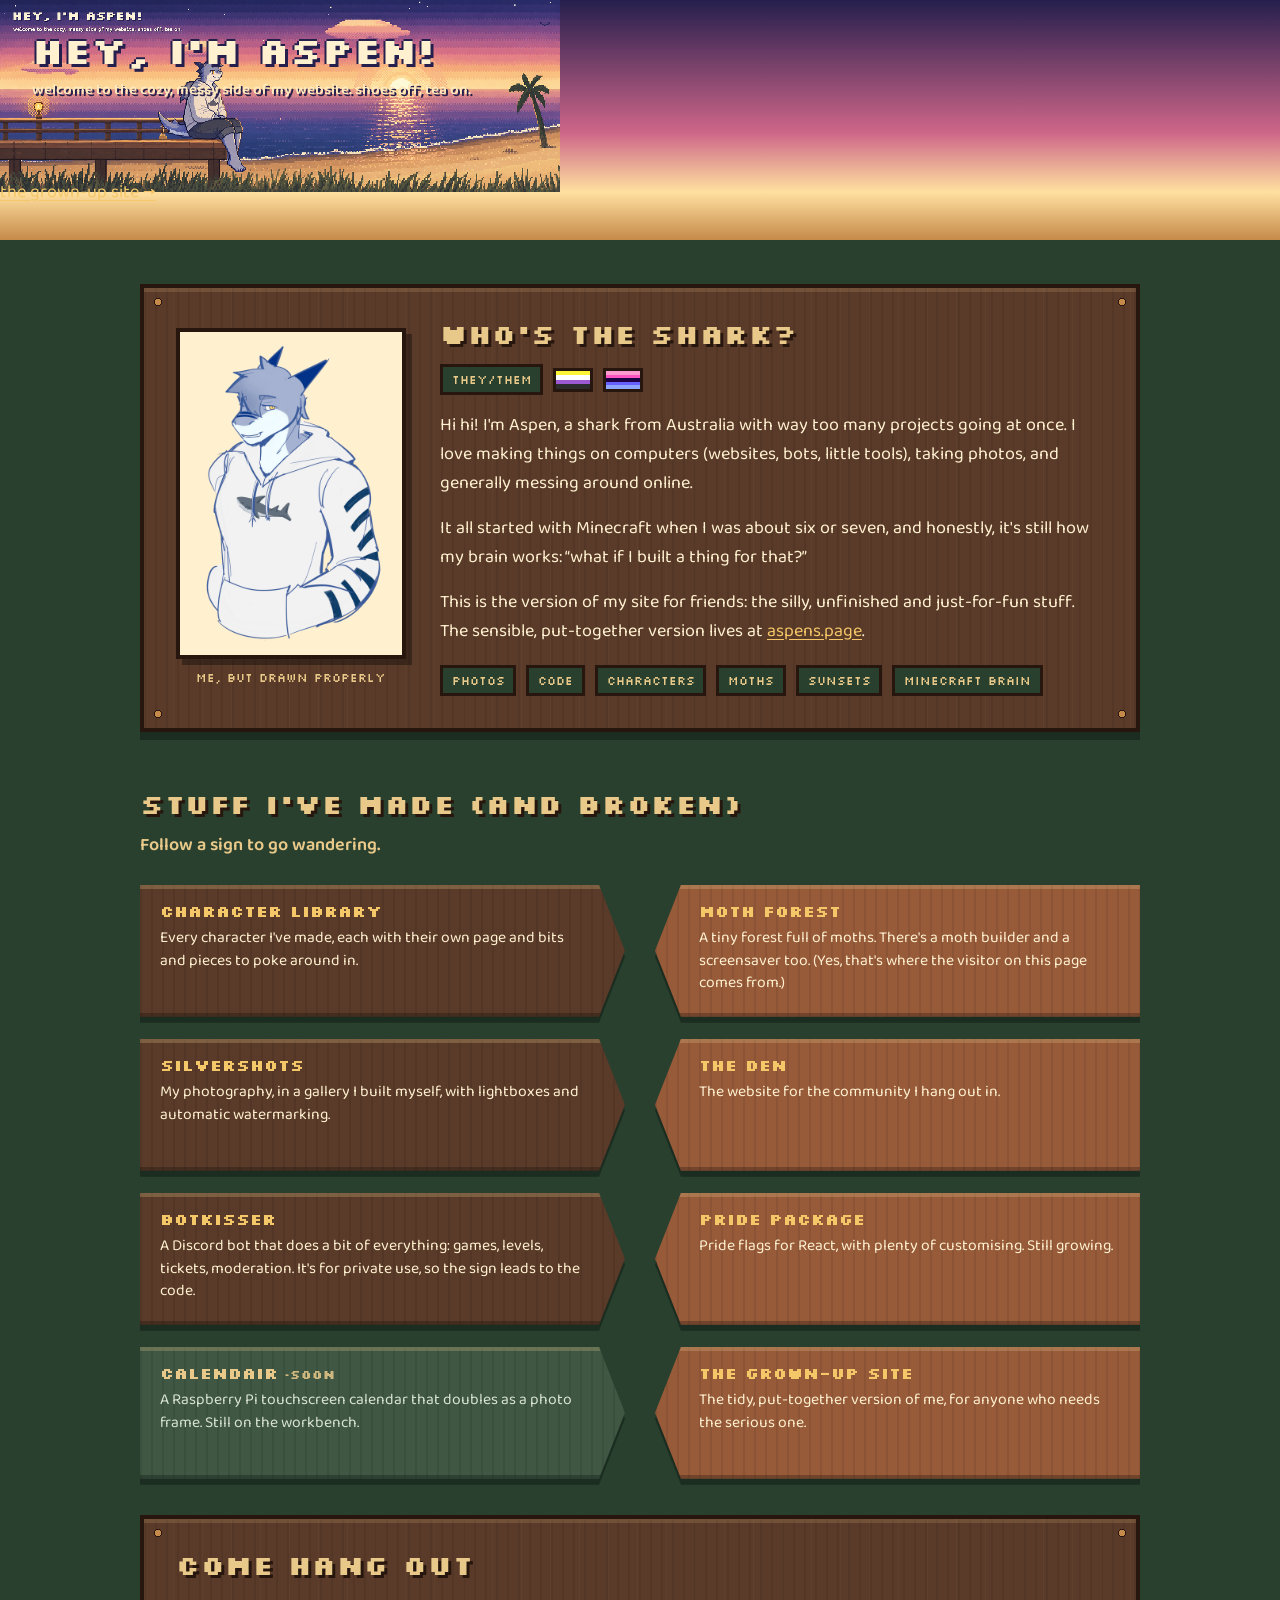
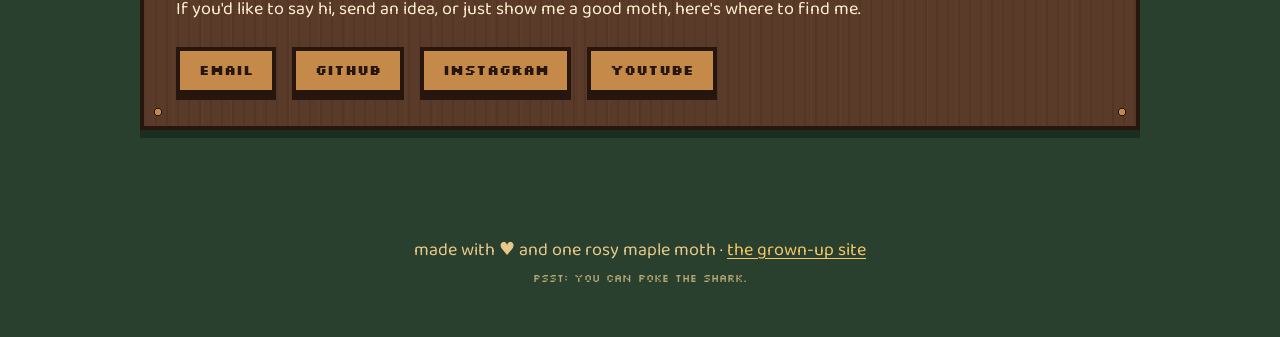
<file: index.html>
<!doctype html>
<html lang="en-AU">
<head>
  <meta charset="utf-8">
  <meta name="viewport" content="width=device-width, initial-scale=1, viewport-fit=cover">
  <title>Aspen's corner of the internet</title>
  <meta name="description" content="The cozy, messy side of Aspen's website: projects, characters, moths and a very good sunset.">
  <!-- This is the friends-only version. Remove the next line if you'd like search engines to find it. -->
  <meta name="robots" content="noindex, nofollow">
  <meta name="theme-color" content="#251f4d">
  <link rel="icon" href="data:image/svg+xml,%3Csvg xmlns='http://www.w3.org/2000/svg' viewBox='0 0 16 16'%3E%3Crect width='16' height='16' fill='%23251f4d'/%3E%3Crect x='3' y='8' width='10' height='4' fill='%2393a3cf'/%3E%3Crect x='6' y='4' width='3' height='4' fill='%230a2c86'/%3E%3Crect x='10' y='9' width='1' height='1' fill='%23f7b92e'/%3E%3C/svg%3E">
  <link rel="preconnect" href="https://fonts.googleapis.com">
  <link rel="preconnect" href="https://fonts.gstatic.com" crossorigin>
  <link href="https://fonts.googleapis.com/css2?family=Baloo+2:wght@400;600;700&family=Silkscreen:wght@400;700&display=swap" rel="stylesheet">
  <link rel="stylesheet" href="css/style.css">
</head>
<body>
  <a class="skip" href="#main">Skip to the good bits</a>

  <header class="hero" id="hero">
    <canvas id="scene" role="img" aria-label="Pixel art: Aspen, a blue shark in a white hoodie, sits on a wooden deck with a mug of tea, watching the sun set over a beach."></canvas>
    <button class="shark-hit" id="sharkHit" type="button" aria-label="Say hi to Aspen"></button>
    <p class="bubble" id="bubble" role="status" hidden></p>

    <div class="hero-text">
      <h1>hey, I'm Aspen!</h1>
      <p class="sub">welcome to the cozy, messy side of my website. shoes off, tea on.</p>
    </div>
    <a class="to-public" href="https://aspens.page">the grown-up site &rarr;</a>
  </header>

  <main id="main">
    <div class="wrap">

      <section class="board about" aria-labelledby="about-h">
        <figure class="portrait">
          <img src="assets/aspen.png" width="520" height="794" alt="Drawing of Aspen: a periwinkle shark with dark blue fins, an amber eye and a toothy grin, wearing a white hoodie with a shark on it and navy stripes down the sleeve.">
          <figcaption>me, but drawn properly</figcaption>
        </figure>
        <div class="about-text">
          <h2 id="about-h">who's the shark?</h2>
          <p class="pronouns">
            <span class="chip">they/them</span>
            <span class="flag flag-enby" role="img" aria-label="Non-binary pride flag"></span>
            <span class="flag flag-omni" role="img" aria-label="Omnisexual pride flag"></span>
          </p>
          <p>Hi hi! I'm Aspen, a shark from Australia with way too many projects going at once. I love making things on computers (websites, bots, little tools), taking photos, and generally messing around online.</p>
          <p>It all started with Minecraft when I was about six or seven, and honestly, it's still how my brain works: &ldquo;what if I built a thing for that?&rdquo;</p>
          <p>This is the version of my site for friends: the silly, unfinished and just-for-fun stuff. The sensible, put-together version lives at <a href="https://aspens.page">aspens.page</a>.</p>
          <ul class="chips" aria-label="A few things about me">
            <li>photos</li><li>code</li><li>characters</li><li>moths</li><li>sunsets</li><li>minecraft brain</li>
          </ul>
        </div>
      </section>

      <section class="signs" aria-labelledby="signs-h">
        <h2 id="signs-h" class="plain-h">stuff I've made (and broken)</h2>
        <p class="lead">Follow a sign to go wandering.</p>
        <ul class="signpost">
          <li class="sign r"><a href="https://characters.sorren.me" target="_blank" rel="noopener noreferrer">
            <span class="sign-title">Character Library</span>
            <span class="sign-desc">Every character I've made, each with their own page and bits and pieces to poke around in.</span></a></li>
          <li class="sign l"><a href="https://moths.rens.place" target="_blank" rel="noopener noreferrer">
            <span class="sign-title">Moth Forest</span>
            <span class="sign-desc">A tiny forest full of moths. There's a moth builder and a screensaver too. (Yes, that's where the visitor on this page comes from.)</span></a></li>
          <li class="sign r"><a href="https://silvershots.sorren.me" target="_blank" rel="noopener noreferrer">
            <span class="sign-title">Silvershots</span>
            <span class="sign-desc">My photography, in a gallery I built myself, with lightboxes and automatic watermarking.</span></a></li>
          <li class="sign l"><a href="https://theden.sorren.me" target="_blank" rel="noopener noreferrer">
            <span class="sign-title">The Den</span>
            <span class="sign-desc">The website for the community I hang out in.</span></a></li>
          <li class="sign r"><a href="https://github.com/Kousei-Uchu/BotKisser" target="_blank" rel="noopener noreferrer">
            <span class="sign-title">BotKisser</span>
            <span class="sign-desc">A Discord bot that does a bit of everything: games, levels, tickets, moderation. It's for private use, so the sign leads to the code.</span></a></li>
          <li class="sign l"><a href="https://github.com/Kousei-Uchu/pride-pkg" target="_blank" rel="noopener noreferrer">
            <span class="sign-title">Pride Package</span>
            <span class="sign-desc">Pride flags for React, with plenty of customising. Still growing.</span></a></li>
          <li class="sign r soon"><span class="sign-inner">
            <span class="sign-title">Calendair</span>
            <span class="sign-desc">A Raspberry Pi touchscreen calendar that doubles as a photo frame. Still on the workbench.</span></span></li>
          <li class="sign l"><a href="https://aspens.page">
            <span class="sign-title">The Grown-Up Site</span>
            <span class="sign-desc">The tidy, put-together version of me, for anyone who needs the serious one.</span></a></li>
        </ul>
      </section>

      <section class="board hangout" aria-labelledby="hang-h">
        <h2 id="hang-h">come hang out</h2>
        <p>If you'd like to say hi, send an idea, or just show me a good moth, here's where to find me.</p>
        <ul class="buttons">
          <li><a class="btn" href="mailto:hello@sorren.me">Email</a></li>
          <li><a class="btn" href="https://github.com/Kousei-Uchu" target="_blank" rel="noopener noreferrer">GitHub</a></li>
          <li><a class="btn" href="https://www.instagram.com/kouseicubed/" target="_blank" rel="noopener noreferrer">Instagram</a></li>
          <li><a class="btn" href="https://www.youtube.com/@KouseiCubed" target="_blank" rel="noopener noreferrer">YouTube</a></li>
        </ul>
      </section>

    </div>
  </main>

  <footer class="foot">
    <p>made with &hearts; and one rosy maple moth &middot; <a href="https://aspens.page">the grown-up site</a></p>
    <p class="hint">psst: you can poke the shark.</p>
  </footer>

  <script src="js/shark.js"></script>
  <script src="js/shark-art.js"></script>
  <script src="js/scene.js"></script>
  <script src="js/header-art.js"></script>
  <script src="js/header-render.js"></script>
  <script src="js/header-player.js"></script>
  <script src="js/main.js"></script>
  <script src="js/moth-svg.js"></script>
  <script src="js/moth.js"></script>
</body>
</html>
</file>
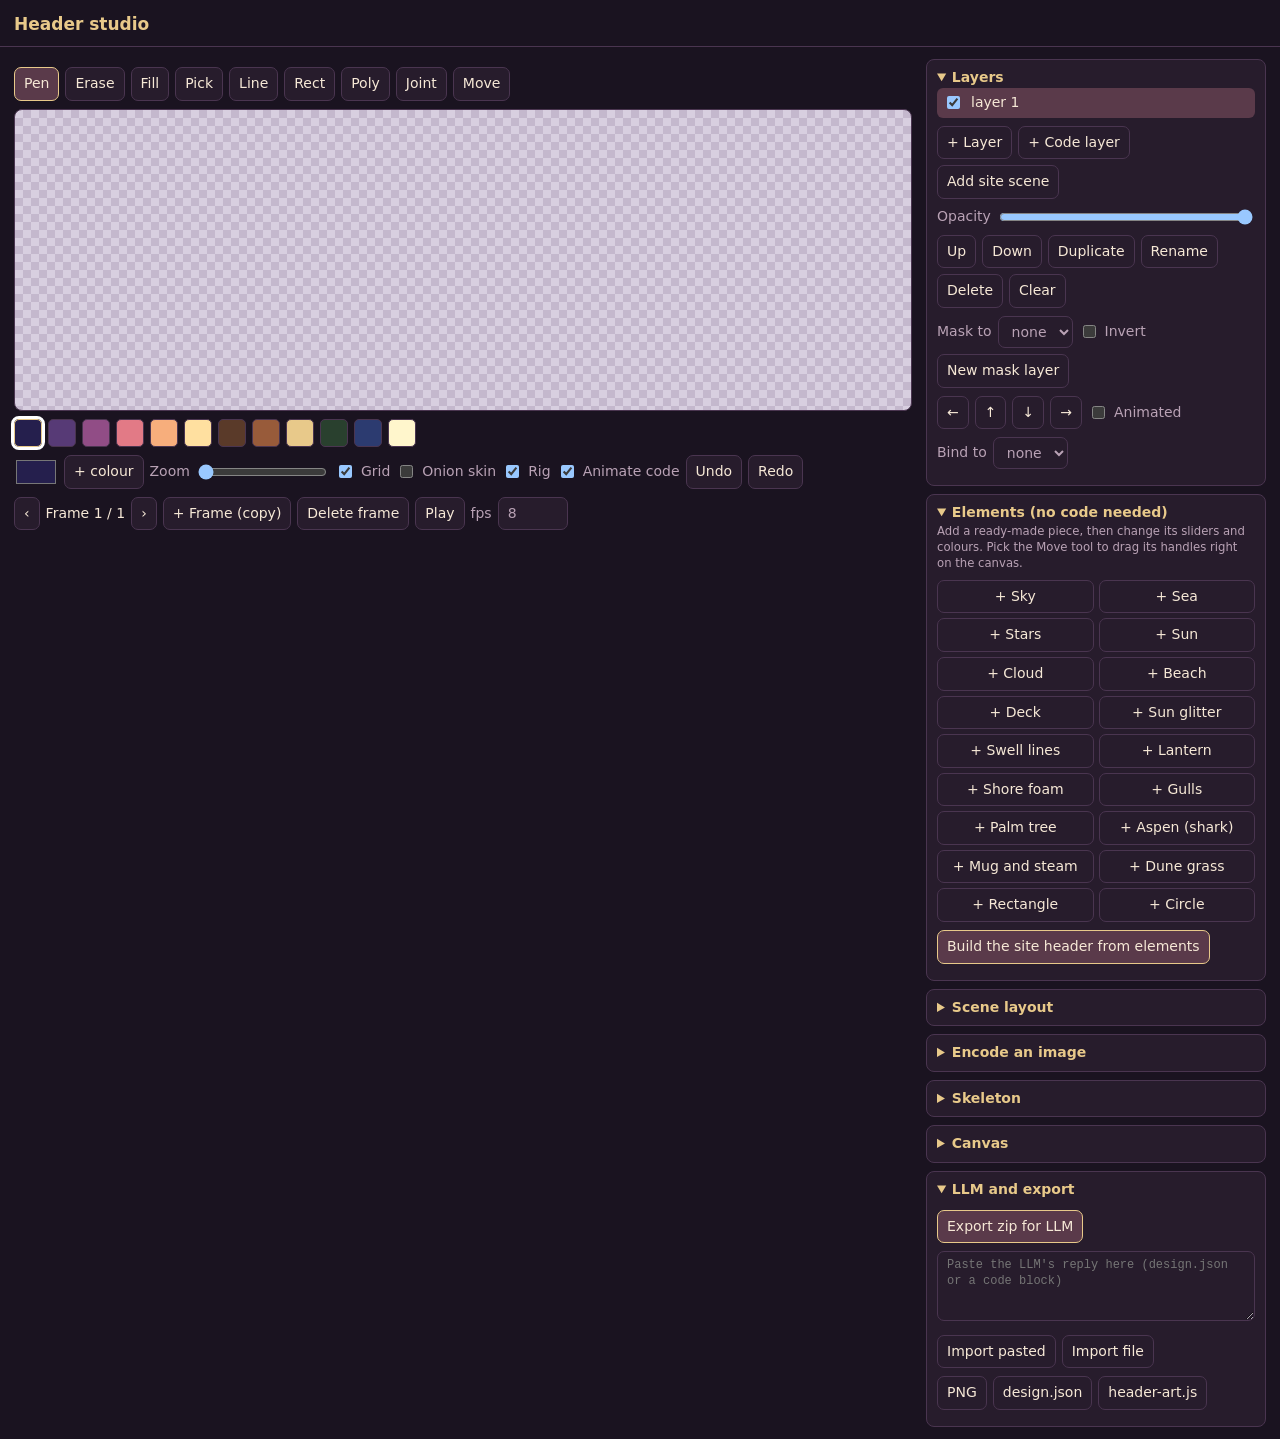
<file: header-studio.html>
<!doctype html>
<html lang="en">
<head>
<meta charset="utf-8">
<meta name="viewport" content="width=device-width,initial-scale=1">
<meta name="robots" content="noindex, nofollow">
<title>Header studio</title>
<style>
:root{color-scheme:dark;--bg:#1a1320;--pn:#271c2c;--ln:#4a3550;--tx:#f6e8d6;--mu:#b9a2b5;--am:#e8c98a;--ac:#ee9380}
*{box-sizing:border-box}
body{margin:0;background:var(--bg);color:var(--tx);font:14px/1.4 system-ui,sans-serif}
header{display:flex;gap:12px;align-items:baseline;padding:10px 14px;border-bottom:1px solid var(--ln)}
header b{font-size:17px;color:var(--am)}
#msg{color:#9fe8b0;min-height:1.4em}
#msg.err{color:#ff9a8a}
.app{display:flex;flex-wrap:wrap;gap:14px;padding:12px 14px;align-items:flex-start}
.main{flex:1 1 560px;min-width:0}
.side{flex:0 0 300px;max-width:100%;display:flex;flex-direction:column;gap:8px}
button,.btn,select,input[type=number],textarea{background:var(--pn);color:inherit;border:1px solid var(--ln);border-radius:7px;padding:6px 9px;font:inherit}
button,.btn{cursor:pointer}
button:hover,.btn:hover{border-color:var(--am)}
button.on{background:#5a3a4a;border-color:var(--am)}
.bar{display:flex;flex-wrap:wrap;gap:6px;margin:8px 0;align-items:center}
label{display:flex;gap:6px;align-items:center;color:var(--mu)}
.wrap{max-width:100%;max-height:68vh;overflow:auto;border:1px solid var(--ln);border-radius:8px;background-color:#d8cfe0;background-image:linear-gradient(45deg,#c4b8cd 25%,transparent 25%,transparent 75%,#c4b8cd 75%),linear-gradient(45deg,#c4b8cd 25%,transparent 25%,transparent 75%,#c4b8cd 75%);background-size:16px 16px;background-position:0 0,8px 8px}
#cv{display:block;touch-action:none;image-rendering:pixelated;cursor:crosshair}
.sw{width:28px;height:28px;padding:0;border-radius:5px}
.sw.on{outline:3px solid #fff}
#cc{width:44px;height:32px;padding:0;border:0;background:none}
details{background:var(--pn);border:1px solid var(--ln);border-radius:8px;padding:8px 10px}
summary{cursor:pointer;color:var(--am);font-weight:600}
details>.bar:first-of-type{margin-top:10px}
.ly{display:flex;gap:8px;align-items:center;padding:5px 6px;border-radius:6px;cursor:pointer}
.ly.on{background:#5a3a4a}
.ly .nm{flex:1;overflow:hidden;text-overflow:ellipsis;white-space:nowrap}
.ly i{font-size:11px;color:var(--bg);background:var(--am);border-radius:4px;padding:0 5px;font-style:normal}
textarea{width:100%;height:70px;font:12px/1.3 ui-monospace,monospace}
small{color:var(--mu);display:block}
input[type=range]{flex:1;min-width:80px}
input[type=number]{width:70px}
.warn{background:#4a2a2a;border:1px solid #ee9380;border-radius:7px;padding:8px;margin:8px 0}
#code{height:230px;white-space:pre;tab-size:2;font:12px/1.35 ui-monospace,monospace;resize:vertical}
#cerr{color:#ff9a8a}
.side{flex:0 0 340px}
.ep{display:flex;flex-direction:column;gap:5px;margin-top:8px}
.ep label{justify-content:space-between}
.ep .ev{min-width:40px;text-align:right;color:var(--tx)}
.ep select{max-width:150px}
.eh{color:var(--am);font-weight:600;margin-top:6px}
.cl{display:flex;flex-wrap:wrap;gap:4px;align-items:center}
.cl input[type=color]{width:28px;height:26px;padding:0;border:0;background:none}
.cl button{padding:2px 8px}
.elgrid{display:grid;grid-template-columns:1fr 1fr;gap:5px;margin:8px 0}
.sc label{margin:3px 0}
.sc .ev{min-width:34px;text-align:right;color:var(--tx)}
</style>
</head>
<body>
<header><b>Header studio</b><span id="msg"></span></header>
<div class="app">
 <div class="main">
  <div class="bar" id="tools"></div>
  <div class="wrap"><canvas id="cv"></canvas></div>
  <div class="bar" id="pal"></div>
  <div class="bar">
   <input type="color" id="cc"><button data-a="addcol">+ colour</button>
   <label>Zoom <input type="range" id="z" min="2" max="16"></label>
   <label><input type="checkbox" id="gr" checked> Grid</label>
   <label><input type="checkbox" id="on"> Onion skin</label>
   <label><input type="checkbox" id="rig" checked> Rig</label>
   <label><input type="checkbox" id="live" checked> Animate code</label>
   <button data-a="undo">Undo</button><button data-a="redo">Redo</button>
  </div>
  <div class="bar" id="fbar"></div>
 </div>
 <div class="side">
  <details open><summary>Layers</summary>
   <div id="layers"></div>
   <div class="bar"><button data-a="addlayer">+ Layer</button><button data-a="addcode">+ Code layer</button><button data-a="preset">Add site scene</button></div>
   <div id="lc"></div>
  </details>
  <details open><summary>Elements (no code needed)</summary>
   <small>Add a ready-made piece, then change its sliders and colours. Pick the Move tool to drag its handles right on the canvas.</small>
   <div class="elgrid" id="elgrid"></div>
   <div class="bar"><button data-a="sitebuild" class="on">Build the site header from elements</button></div>
  </details>
  <details><summary>Scene layout</summary>
   <small>Shared by many elements: where the horizon, deck, shore and sun are. The diamond handles on the canvas change the same values.</small>
   <div class="sc" id="scn"></div>
  </details>
  <details><summary>Encode an image</summary>
   <div class="bar"><label class="btn">Choose image <input type="file" id="im" accept="image/*" hidden></label><button data-a="site">From site header</button></div>
   <label>Pixel density <input type="range" id="ew" min="8" max="320" value="160" data-in="enc"><span id="ewv"></span></label>
   <label>Colours <input type="range" id="ec" min="2" max="256" value="24" data-in="enc"><span id="ecv"></span></label>
   <small>Fewer pixels means chunkier art. The sliders re-encode the newest image layer until you paint on it.</small>
  </details>
  <details><summary>Skeleton</summary>
   <small>Joint tool: click empty canvas to add a joint (child of the selected one), click a joint to select it. Rotate it per frame, then bind a layer to it in Layers.</small>
   <div class="bar" id="joints"></div>
   <div id="jc"></div>
  </details>
  <details><summary>Canvas</summary>
   <div class="bar"><input type="number" id="cw" min="8" max="1024"> x <input type="number" id="ch" min="8" max="1024"><button data-a="resize">Resize</button><button data-a="newblank">New blank</button></div>
   <small>Resize keeps your pixels and crops or pads from the top left.</small>
  </details>
  <details open><summary>LLM and export</summary>
   <div class="bar"><button data-a="zip" class="on">Export zip for LLM</button></div>
   <textarea id="paste" placeholder="Paste the LLM's reply here (design.json or a code block)"></textarea>
   <div class="bar"><button data-a="importpaste">Import pasted</button><label class="btn">Import file <input type="file" id="imf" accept=".json,.zip,.txt" hidden></label></div>
   <div class="bar"><button data-a="png">PNG</button><button data-a="json">design.json</button><button data-a="dljs">header-art.js</button></div>
  </details>
 </div>
</div>

<script src="js/shark.js"></script>
<script src="js/shark-art.js"></script>
<script src="js/scene.js"></script>
<script src="js/header-render.js"></script>
<script src="js/header-presets.js"></script>
<script src="js/header-elements.js"></script>
<script>
(function () {
'use strict';
var $ = function (i) { return document.getElementById(i); };
var HR = window.HeaderRender, HP = window.HeaderPresets, HE = window.HeaderElements || null, lid = 0, poly = [], T = 0, T0 = performance.now() / 1000;
var env = { mk: function (w, h) { var c = document.createElement('canvas'); c.width = w; c.height = h; return c; }, Sprite: window.AspenSprite, wagUntil: 0 };
var D, edrag = null, gest = 0, cur = 0, fr = 0, tool = 'pen', col = 1, zoom = 4, undo = [], redo = [], enc = null, src = null, selJ = -1, timer = null, down = false, st = null, saveT = 0;
var cv = $('cv');
var DEF_PAL = ['#251f4d', '#573a76', '#914d86', '#e27a86', '#f7ae7c', '#ffe0a0', '#5a3a29', '#985b3a', '#e8c98a', '#29402e', '#2c3b70', '#fff6cc'];
function mk(w, h) { var c = document.createElement('canvas'); c.width = w; c.height = h; return c; }
function esc(s) { return String(s).replace(/[&<>"]/g, function (c) { return { '&': '&amp;', '<': '&lt;', '>': '&gt;', '"': '&quot;' }[c]; }); }
function msg(s, bad) { var m = $('msg'); m.textContent = s; m.className = bad ? 'err' : ''; clearTimeout(msg.t); msg.t = setTimeout(function () { m.textContent = ''; }, bad ? 9000 : 3000); }
function L() { return D.layers[cur]; }
function lg(l, f) { return l.frames[l.anim ? Math.min(f, l.frames.length - 1) : 0]; }

/* ---------- design state ---------- */
function newD(w, h) {
  D = { w: w, h: h, fps: 8, nf: 1, pal: DEF_PAL.slice(), layers: [], skel: { j: [], poses: [{}] }, trust: true, scene: HE ? HE.defaultScene() : null };
  addLayer('layer 1'); fr = 0; selJ = -1; enc = null; col = 1;
}
function addLayer(name, o) {
  o = o || {};
  D.layers.push({ id: ++lid, name: name, vis: o.vis !== false, op: 1, anim: false, bind: -1, kind: o.kind || 'pixels', code: o.code || '', mask: 0, maskInv: false, el: null, frames: [new Uint16Array(D.w * D.h)] });
  cur = D.layers.length - 1; return D.layers[cur];
}
function hasCode() { return D.layers.some(function (l) { return l.kind === 'code'; }); }
function cloneD(d) {
  return { w: d.w, h: d.h, fps: d.fps, nf: d.nf, pal: d.pal.slice(), skel: JSON.parse(JSON.stringify(d.skel)), trust: d.trust, scene: d.scene ? JSON.parse(JSON.stringify(d.scene)) : null,
    layers: d.layers.map(function (l) { return { id: l.id, name: l.name, vis: l.vis, op: l.op, anim: l.anim, bind: l.bind, kind: l.kind, code: l.code, mask: l.mask, maskInv: l.maskInv, el: l.el ? { t: l.el.t, p: JSON.parse(JSON.stringify(l.el.p)) } : null, frames: l.frames.map(function (g) { return g.slice(); }) }; }) };
}
function snap() { undo.push({ d: cloneD(D), cur: cur, fr: fr }); if (undo.length > 30) undo.shift(); redo = []; }
function gsnap() { var n = Date.now(); if (n - gest > 800) snap(); gest = n; }
function restore(s) { D = cloneD(s.d); cur = Math.min(s.cur, D.layers.length - 1); fr = Math.min(s.fr, D.nf - 1); enc = null; selJ = Math.min(selJ, D.skel.j.length - 1); refresh(); }
function doUndo() { if (!undo.length) return; redo.push({ d: cloneD(D), cur: cur, fr: fr }); restore(undo.pop()); }
function doRedo() { if (!redo.length) return; undo.push({ d: cloneD(D), cur: cur, fr: fr }); restore(redo.pop()); }
function tidy() {
  var used = {}, map = [0], np = [];
  D.layers.forEach(function (l) { l.frames.forEach(function (g) { for (var i = 0; i < g.length; i++) if (g[i]) used[g[i]] = 1; }); });
  D.pal.forEach(function (h, i) { if (used[i + 1] || i + 1 === col) { np.push(h); map[i + 1] = np.length; } else map[i + 1] = 0; });
  D.layers.forEach(function (l) { l.frames.forEach(function (g) { for (var i = 0; i < g.length; i++) g[i] = map[g[i]]; }); });
  col = map[col] || 1; D.pal = np.length ? np : ['#ffffff'];
}

/* ---------- skeleton ---------- */
function inv(m) { return HR.inv(m); }
function M(j, f) { return HR.M(D, j, f); }
function jpos(i, f) { return HR.jpos(D, i, f); }
function posed(l, f) { return HR.posed(D, l, f); }
function bake() {
  var l = L(); if (l.bind < 0) return; snap();
  var nfr = []; for (var f = 0; f < D.nf; f++) nfr.push(posed(l, f).slice());
  l.frames = nfr; l.anim = true; l.bind = -1; refresh(); msg('Baked. Every frame is now plain pixels you can touch up.');
}

/* ---------- drawing ---------- */
function comp(f) { return HR.render(D, f, T, D.w, env); }
function draw() {
  var z = zoom, w = D.w, h = D.h; cv.width = w * z; cv.height = h * z; var x = cv.getContext('2d'); x.imageSmoothingEnabled = false;
  x.drawImage(comp(fr), 0, 0, w * z, h * z);
  if ($('on').checked && D.nf > 1) { x.globalAlpha = .28; x.drawImage(comp((fr + D.nf - 1) % D.nf), 0, 0, w * z, h * z); x.globalAlpha = 1; }
  if ($('gr').checked && z >= 6) {
    x.strokeStyle = 'rgba(0,0,0,.16)'; x.beginPath();
    for (var i = 0; i <= w; i++) { x.moveTo(i * z + .5, 0); x.lineTo(i * z + .5, h * z); }
    for (i = 0; i <= h; i++) { x.moveTo(0, i * z + .5); x.lineTo(w * z, i * z + .5); }
    x.stroke();
  }
  var cl = L();
  if (D.layers.some(function (o) { return o.mask === cl.id; })) {
    var mc = HR.layerCanvas(D, cl, fr, T, D.w, env, 0), tc = mk(D.w, D.h), tx = tc.getContext('2d');
    tx.drawImage(mc, 0, 0); tx.globalCompositeOperation = 'source-in'; tx.fillStyle = '#ff3355'; tx.fillRect(0, 0, D.w, D.h);
    x.globalAlpha = .4; x.drawImage(tc, 0, 0, w * z, h * z); x.globalAlpha = 1;
  }
  if (poly.length) {
    x.strokeStyle = '#ff3355'; x.lineWidth = 2; x.beginPath();
    poly.forEach(function (p, i) { var px = (p[0] + .5) * z, py = (p[1] + .5) * z; i ? x.lineTo(px, py) : x.moveTo(px, py); }); x.stroke();
    poly.forEach(function (p) { x.fillStyle = '#fff'; x.fillRect((p[0] + .5) * z - 3, (p[1] + .5) * z - 3, 6, 6); });
  }
  if ($('rig').checked || tool === 'joint') D.skel.j.forEach(function (J, i) {
    var p = jpos(i, fr); if (J.p >= 0) { var q = jpos(J.p, fr); x.strokeStyle = '#ffd24a'; x.lineWidth = 2; x.beginPath(); x.moveTo(q[0] * z, q[1] * z); x.lineTo(p[0] * z, p[1] * z); x.stroke(); }
    x.fillStyle = i === selJ ? '#ff4a4a' : '#fff'; x.strokeStyle = '#000'; x.lineWidth = 1; x.beginPath(); x.arc(p[0] * z, p[1] * z, Math.max(3, z * .6), 0, 6.3); x.fill(); x.stroke();
  });
  if (tool === 'elem' && HE) drawHandles(x, z);
  var ce = $('cerr'); if (ce) ce.textContent = cl.err ? 'Error: ' + cl.err : '';
}
function put(g, x, y, v) { if (x >= 0 && y >= 0 && x < D.w && y < D.h) g[y * D.w + x] = v; }
function line(g, x0, y0, x1, y1, v) {
  var dx = Math.abs(x1 - x0), dy = -Math.abs(y1 - y0), sx = x0 < x1 ? 1 : -1, sy = y0 < y1 ? 1 : -1, e = dx + dy;
  for (;;) { put(g, x0, y0, v); if (x0 === x1 && y0 === y1) break; var e2 = 2 * e; if (e2 >= dy) { e += dy; x0 += sx; } if (e2 <= dx) { e += dx; y0 += sy; } }
}
function rect(g, x0, y0, x1, y1, v) { for (var y = Math.min(y0, y1); y <= Math.max(y0, y1); y++) for (var x = Math.min(x0, x1); x <= Math.max(x0, x1); x++) put(g, x, y, v); }
function fill(g, x, y, v) {
  var w = D.w, h = D.h, t = g[y * w + x]; if (t === v) return; var s = [[x, y]];
  while (s.length) { var p = s.pop(), px = p[0], py = p[1]; if (px < 0 || py < 0 || px >= w || py >= h || g[py * w + px] !== t) continue; g[py * w + px] = v; s.push([px + 1, py], [px - 1, py], [px, py + 1], [px, py - 1]); }
}
function polyClose() {
  if (poly.length < 3) { poly = []; draw(); return; }
  var l = L(), g = lg(l, fr), v = col, ys = poly.map(function (p) { return p[1]; }), y0 = Math.max(0, Math.min.apply(0, ys)), y1 = Math.min(D.h - 1, Math.max.apply(0, ys));
  snap(); if (l === enc) enc = null;
  for (var y = y0; y <= y1; y++) {
    var xs = [], cy = y + .5;
    for (var i = 0; i < poly.length; i++) { var a = poly[i], b = poly[(i + 1) % poly.length]; if ((a[1] + .5 > cy) !== (b[1] + .5 > cy)) xs.push(a[0] + .5 + (cy - (a[1] + .5)) * (b[0] - a[0]) / (b[1] - a[1])); }
    xs.sort(function (p, q) { return p - q; });
    for (i = 0; i + 1 < xs.length; i += 2) for (var x = Math.ceil(xs[i] - .5); x <= Math.floor(xs[i + 1] - .5); x++) put(g, x, y, v);
  }
  for (i = 0; i < poly.length; i++) { var p = poly[i], q = poly[(i + 1) % poly.length]; line(g, p[0], p[1], q[0], q[1], v); }
  poly = []; refresh();
}
function pos(e) { var r = cv.getBoundingClientRect(); return [Math.floor((e.clientX - r.left) / r.width * D.w), Math.floor((e.clientY - r.top) / r.height * D.h)]; }
cv.addEventListener('pointerdown', function (e) {
  e.preventDefault(); var p = pos(e); if (p[0] < 0 || p[1] < 0 || p[0] >= D.w || p[1] >= D.h) return;
  if (tool === 'joint') return jointClick(e, p);
  if (tool === 'elem') return elemDown(e);
  var l = L(), g = lg(l, fr), v = tool === 'erase' ? 0 : col;
  if (l.kind === 'code') return msg('This is a code layer. Edit its code, or press Bake to pixels to paint on it.', true);
  if (tool === 'poly') { var last = poly[poly.length - 1]; if (poly.length > 2 && Math.abs(poly[0][0] - p[0]) + Math.abs(poly[0][1] - p[1]) <= 1) return polyClose(); if (!last || last[0] !== p[0] || last[1] !== p[1]) poly.push(p); ui(); draw(); return; }
  if (tool === 'pick') { var c = g[p[1] * D.w + p[0]]; if (c) { col = c; tool = 'pen'; ui(); } return; }
  if (l.bind >= 0 && !down) msg('This layer is bound to a joint: you are painting its rest pose.');
  if (l === enc) enc = null;
  snap(); cv.setPointerCapture(e.pointerId); down = true; st = { s: p, l: p, g: g.slice() };
  if (tool === 'fill') fill(g, p[0], p[1], v); else if (tool === 'pen' || tool === 'erase') put(g, p[0], p[1], v);
  draw();
});
cv.addEventListener('pointermove', function (e) {
  if (edrag) return elemMove(e);
  if (!down) return; var p = pos(e), g = lg(L(), fr), v = tool === 'erase' ? 0 : col;
  if (tool === 'pen' || tool === 'erase') { line(g, st.l[0], st.l[1], p[0], p[1], v); st.l = p; }
  else if (tool === 'line' || tool === 'rect') { g.set(st.g); (tool === 'line' ? line : rect)(g, st.s[0], st.s[1], p[0], p[1], v); }
  draw();
});
function up() { if (edrag) { edrag = null; refresh(); return; } if (down) { down = false; save(); } }
cv.addEventListener('dblclick', function () { if (tool === 'poly') polyClose(); });
cv.addEventListener('pointerup', up); cv.addEventListener('pointercancel', up);

function jointClick(e, p) {
  var r = cv.getBoundingClientRect(), k = r.width / D.w, hit = -1;
  D.skel.j.forEach(function (J, i) { var q = jpos(i, fr); if (Math.hypot((q[0] - (e.clientX - r.left) / k), (q[1] - (e.clientY - r.top) / k)) < Math.max(2.5, 8 / k)) hit = i; });
  if (hit >= 0) { selJ = hit; ui(); draw(); return; }
  snap(); var pt = [(e.clientX - r.left) / k, (e.clientY - r.top) / k];
  if (selJ >= 0) { var m = inv(M(selJ, fr)); pt = [m[0] * pt[0] + m[2] * pt[1] + m[4], m[1] * pt[0] + m[3] * pt[1] + m[5]]; }
  var n = 1; while (D.skel.j.some(function (J) { return J.n === 'joint' + n; })) n++;
  D.skel.j.push({ n: 'joint' + n, x: Math.round(pt[0] * 2) / 2, y: Math.round(pt[1] * 2) / 2, p: selJ }); selJ = D.skel.j.length - 1; refresh();
}
function delJoint() {
  var i = selJ, S = D.skel; if (i < 0) return;
  if (S.j.some(function (J) { return J.p === i; })) return msg('Delete the child joints first.', true);
  snap(); S.j.splice(i, 1);
  S.j.forEach(function (J) { if (J.p > i) J.p--; });
  D.layers.forEach(function (l) { if (l.bind === i) l.bind = -1; else if (l.bind > i) l.bind--; });
  S.poses = S.poses.map(function (po) { var o = {}; Object.keys(po).forEach(function (k) { k = +k; if (k !== i) o[k > i ? k - 1 : k] = po[k]; }); return o; });
  selJ = Math.min(selJ, S.j.length - 1); refresh();
}

/* ---------- frames ---------- */
function setFrame(f) { fr = (f + D.nf) % D.nf; ui(); draw(); }
function addFrame() {
  snap(); D.layers.forEach(function (l) { if (l.anim) l.frames.splice(fr + 1, 0, lg(l, fr).slice()); });
  D.skel.poses.splice(fr + 1, 0, JSON.parse(JSON.stringify(D.skel.poses[fr] || {}))); D.nf++; fr++; refresh();
}
function delFrame() {
  if (D.nf < 2) return; snap(); D.layers.forEach(function (l) { if (l.anim) { l.frames.splice(fr, 1); } });
  D.skel.poses.splice(fr, 1); D.nf--; fr = Math.min(fr, D.nf - 1); refresh();
}
function play() {
  if (timer) { clearInterval(timer); timer = null; } else if (D.nf > 1) timer = setInterval(function () { fr = (fr + 1) % D.nf; ui(); draw(); }, 1000 / D.fps);
  ui();
}

function bakeCode() {
  var l = L(); if (l.kind !== 'code') return;
  if (D.trust === false) return msg('Press Run code layers first.', true);
  var c = HR.layerCanvas(D, l, fr, T, D.w, env, 0), d = c.getContext('2d').getImageData(0, 0, D.w, D.h).data, hs = {}, i;
  for (i = 0; i < d.length; i += 4) if (d[i + 3] >= 128) hs['#' + [0, 1, 2].map(function (k) { return ('0' + d[i + k].toString(16)).slice(-2); }).join('')] = 1;
  var need = Object.keys(hs).filter(function (h) { return D.pal.indexOf(h) < 0; });
  if (need.length > 4096) { src = c; enc = null; $('ew').max = D.w; $('ew').value = D.w; msg('That image has thousands of different colours, so it is being reduced with the encoder (see Encode an image).', true); return encode(); }
  snap(); need.forEach(function (h) { D.pal.push(h); });
  var nl = addLayer(l.name + ' (pixels)'), g = nl.frames[0], at = {};
  D.pal.forEach(function (h, k) { if (!(h in at)) at[h] = k + 1; });
  for (i = 0; i < g.length; i++) if (d[i * 4 + 3] >= 128) g[i] = at['#' + [0, 1, 2].map(function (k) { return ('0' + d[i * 4 + k].toString(16)).slice(-2); }).join('')];
  refresh(); msg('Baked this moment of the code layer into a pixel layer.');
}

/* ---------- image encoder ---------- */
function ext(b) {
  var mn = [255, 255, 255], mx = [0, 0, 0], k, best = -1, ch = 0;
  b.forEach(function (p) { for (k = 0; k < 3; k++) { if (p[k] < mn[k]) mn[k] = p[k]; if (p[k] > mx[k]) mx[k] = p[k]; } });
  for (k = 0; k < 3; k++) if (mx[k] - mn[k] > best) { best = mx[k] - mn[k]; ch = k; }
  return { ch: ch, r: best };
}
function mcut(px, n) {
  var bx = [px];
  while (bx.length < n) {
    var bi = -1, sc = 0; bx.forEach(function (b, i) { var s = ext(b).r * Math.sqrt(b.length); if (b.length > 1 && s > sc) { sc = s; bi = i; } });
    if (bi < 0) break; var b = bx[bi], c = ext(b).ch; b.sort(function (p, q) { return p[c] - q[c]; });
    var m = b.length >> 1; bx.splice(bi, 1, b.slice(0, m), b.slice(m));
  }
  return bx.map(function (b) { var s = [0, 0, 0]; b.forEach(function (p) { s[0] += p[0]; s[1] += p[1]; s[2] += p[2]; }); return s.map(function (v) { return Math.round(v / b.length); }); });
}
function hex(c) { return '#' + c.map(function (v) { return ('0' + v.toString(16)).slice(-2); }).join(''); }
function encode() {
  if (!src) return; var tw = +$('ew').value, n = +$('ec').value, iw = src.width || src.naturalWidth, ih = src.height || src.naturalHeight;
  var th = Math.max(1, Math.round(tw * ih / iw)), c = mk(tw, th), x = c.getContext('2d');
  x.imageSmoothingEnabled = true; x.imageSmoothingQuality = 'high'; x.drawImage(src, 0, 0, tw, th);
  var d = x.getImageData(0, 0, tw, th).data, px = [], i;
  for (i = 0; i < d.length; i += 4) if (d[i + 3] >= 128) px.push([d[i], d[i + 1], d[i + 2]]);
  snap(); if (!enc || D.layers.indexOf(enc) < 0) { addLayer('image'); enc = L(); }
  enc.frames = [new Uint16Array(D.w * D.h)]; enc.anim = false; enc.bind = -1; tidy();
  var q = px.length ? mcut(px, n) : [], ix = q.map(function (cc) { var h = hex(cc), k = D.pal.indexOf(h); if (k < 0) { D.pal.push(h); k = D.pal.length - 1; } return k + 1; });
  var idx = new Uint16Array(tw * th);
  for (i = 0; i < idx.length; i++) {
    if (d[i * 4 + 3] < 128) continue; var best = 1e9, bj = 0;
    for (var j = 0; j < q.length; j++) { var dd = Math.pow(q[j][0] - d[i * 4], 2) + Math.pow(q[j][1] - d[i * 4 + 1], 2) + Math.pow(q[j][2] - d[i * 4 + 2], 2); if (dd < best) { best = dd; bj = j; } }
    idx[i] = ix[bj];
  }
  var g = enc.frames[0];
  for (var yy = 0; yy < D.h; yy++) for (var xx = 0; xx < D.w; xx++) { var sx = Math.floor(xx * tw / D.w), sy = Math.floor(yy * tw / D.w); if (sy < th) g[yy * D.w + xx] = idx[sy * tw + sx]; }
  refresh();
}
function setSrc(img) { src = img; enc = null; $('ew').max = D.w; if (+$('ew').value > D.w) $('ew').value = D.w; encode(); }
$('im').onchange = function () {
  var f = this.files[0]; if (!f) return; var im = new Image(); im.onload = function () { setSrc(im); }; im.onerror = function () { msg('Could not read that image.', true); }; im.src = URL.createObjectURL(f); this.value = '';
};

/* ---------- zip (store only) ---------- */
/*ZIP*/
var crcT = (function () { var t = [], c, n, k; for (n = 0; n < 256; n++) { c = n; for (k = 0; k < 8; k++) c = c & 1 ? 0xEDB88320 ^ (c >>> 1) : c >>> 1; t[n] = c >>> 0; } return t; })();
function crc(u) { var c = -1; for (var i = 0; i < u.length; i++) c = crcT[(c ^ u[i]) & 255] ^ (c >>> 8); return (c ^ -1) >>> 0; }
function zip(files) {
  var loc = [], cen = [], off = 0, te = new TextEncoder();
  files.forEach(function (f) {
    var nm = te.encode(f.n), c = crc(f.d), h = new DataView(new ArrayBuffer(30)), g = new DataView(new ArrayBuffer(46));
    h.setUint32(0, 0x04034b50, true); h.setUint16(4, 20, true); h.setUint16(6, 0x0800, true); h.setUint16(12, 0x21, true);
    h.setUint32(14, c, true); h.setUint32(18, f.d.length, true); h.setUint32(22, f.d.length, true); h.setUint16(26, nm.length, true);
    loc.push(new Uint8Array(h.buffer), nm, f.d);
    g.setUint32(0, 0x02014b50, true); g.setUint16(4, 20, true); g.setUint16(6, 20, true); g.setUint16(8, 0x0800, true); g.setUint16(14, 0x21, true);
    g.setUint32(16, c, true); g.setUint32(20, f.d.length, true); g.setUint32(24, f.d.length, true); g.setUint16(28, nm.length, true); g.setUint32(42, off, true);
    cen.push(new Uint8Array(g.buffer), nm); off += 30 + nm.length + f.d.length;
  });
  var cs = 0; cen.forEach(function (p) { cs += p.length; });
  var e = new DataView(new ArrayBuffer(22)); e.setUint32(0, 0x06054b50, true); e.setUint16(8, files.length, true); e.setUint16(10, files.length, true); e.setUint32(12, cs, true); e.setUint32(16, off, true);
  return new Blob(loc.concat(cen, [new Uint8Array(e.buffer)]), { type: 'application/zip' });
}
async function unzip(buf) {
  var u = new Uint8Array(buf), v = new DataView(buf), i = u.length - 22;
  while (i >= 0 && v.getUint32(i, true) !== 0x06054b50) i--;
  if (i < 0) throw new Error('that is not a zip file');
  var n = v.getUint16(i + 10, true), p = v.getUint32(i + 16, true), out = {}, td = new TextDecoder();
  for (var k = 0; k < n; k++) {
    var me = v.getUint16(p + 10, true), cs = v.getUint32(p + 20, true), nl = v.getUint16(p + 28, true), el = v.getUint16(p + 30, true), cl = v.getUint16(p + 32, true), lo = v.getUint32(p + 42, true);
    var name = td.decode(u.subarray(p + 46, p + 46 + nl)), ds = lo + 30 + v.getUint16(lo + 26, true) + v.getUint16(lo + 28, true), raw = u.subarray(ds, ds + cs);
    if (me === 0) out[name] = raw.slice();
    else if (me === 8) out[name] = new Uint8Array(await new Response(new Blob([raw]).stream().pipeThrough(new DecompressionStream('deflate-raw'))).arrayBuffer());
    p += 46 + nl + el + cl;
  }
  return out;
}
/*ENDZIP*/

/* ---------- design.json ---------- */
function rowsOf(g) { var r = []; for (var y = 0; y < D.h; y++) r.push(Array.prototype.slice.call(g, y * D.w, (y + 1) * D.w)); return r; }
/* JSON.stringify with every row of numbers kept on one line (indent alone would put each pixel on its own line) */
function pretty(o) {
  var j = JSON.stringify(o, function (k, v) { return Array.isArray(v) && v.length && v.every(function (n) { return typeof n === 'number'; }) ? '\u0000' + JSON.stringify(v) : v; }, 1);
  return j.replace(/"\\u0000(\[[\d,]*\])"/g, '$1');
}
function uniq() {
  var seen = {}; return D.layers.map(function (l) { var n = l.name, k = 2; while (seen[n]) n = l.name + ' ' + k++; seen[n] = 1; return n; });
}
function toJSON() {
  var S = D.skel, nm = uniq();
  return { format: 'rens-header/3', w: D.w, h: D.h, fps: D.fps, frames: D.nf, palette: D.pal.slice(),
    scene: HE && D.layers.some(function (l) { return l.el; }) ? D.scene : undefined,
    layers: D.layers.map(function (l, i) {
      var mk0 = l.mask ? D.layers.filter(function (o) { return o.id === l.mask; })[0] : null, mi = mk0 ? nm[D.layers.indexOf(mk0)] : null;
      if (l.kind === 'code') return { name: nm[i], type: 'code', visible: l.vis, opacity: l.op, mask: mi, maskInvert: !!l.maskInv, code: l.code, element: l.el ? { type: l.el.t, params: l.el.p } : undefined };
      return { name: nm[i], type: 'pixels', visible: l.vis, opacity: l.op, mask: mi, maskInvert: !!l.maskInv, animated: l.anim, bind: l.bind >= 0 ? S.j[l.bind].n : null, frames: l.frames.map(rowsOf) };
    }),
    skeleton: { joints: S.j.map(function (J) { return { name: J.n, x: J.x, y: J.y, parent: J.p >= 0 ? S.j[J.p].n : null }; }),
      poses: S.poses.map(function (po) { var o = {}; Object.keys(po).forEach(function (k) { if (po[k]) o[S.j[k].n] = po[k]; }); return o; }) } };
}
function fromJSON(o) {
  var nd = HR.decode(o); D = nd; cur = D.layers.length - 1; fr = 0; selJ = -1; enc = null; col = 1; undo = []; redo = []; poly = [];
  lid = D.layers.reduce(function (m, l) { return Math.max(m, l.id); }, 0);
  if (HE) HE.adopt(D);
}
function parseText(t) { var a = t.indexOf('{'), b = t.lastIndexOf('}'); if (a < 0 || b < a) throw new Error('no JSON found in that text'); return JSON.parse(t.slice(a, b + 1)); }
function adopt(o) { snap0(); fromJSON(o); D.trust = !hasCode(); $('cw').value = D.w; $('ch').value = D.h; refresh(); if (hasCode()) msg('This design has code layers. They are paused until you read them and press Run code layers.', true); }
var keep = null; function snap0() { keep = { d: cloneD(D), cur: cur, fr: fr }; }
function tryImport(fn) { try { fn(); if (D.trust) msg('Imported ' + D.w + 'x' + D.h + ', ' + D.layers.length + ' layers, ' + D.nf + ' frame(s).'); if (keep) { undo = [keep]; keep = null; } } catch (e) { msg('Import failed: ' + e.message, true); } }
$('imf').onchange = function () {
  var f = this.files[0]; this.value = ''; if (!f) return;
  f.arrayBuffer().then(async function (buf) {
    var txt;
    if (new Uint8Array(buf)[0] === 0x50) { var z = await unzip(buf), k = Object.keys(z).filter(function (n) { return /design\.json$/i.test(n); })[0] || Object.keys(z).filter(function (n) { return /\.json$/i.test(n); })[0]; if (!k) throw new Error('no design.json inside the zip'); txt = new TextDecoder().decode(z[k]); }
    else txt = new TextDecoder().decode(buf);
    tryImport(function () { adopt(parseText(txt)); });
  }).catch(function (e) { msg('Import failed: ' + e.message, true); });
};

/* ---------- export ---------- */
function dl(name, data, type) { var a = document.createElement('a'); a.href = URL.createObjectURL(data instanceof Blob ? data : new Blob([data], { type: type })); a.download = name; document.body.appendChild(a); a.click(); a.remove(); }
function skill() {
  return ['# Skill: edit or create rens-place header art', '',
'You are editing the pixel-art header of a personal website. The scene is a sunset over a beach seen from a walnut deck on the left, with Aspen the shark sitting at the end of the deck, a palm tree, gulls, clouds and dune grass. It is tiny pixel art scaled up with crisp pixels, so think in single pixels.', '',
'## Files in this zip',
'- design.json: the current design (the source of truth)',
'- preview.png: frame 1 of the design, scaled up so you can look at it',
'- SKILL.md: this file', '',
'## design.json format ("rens-header/3")',
'- w, h: canvas size in pixels (this design: ' + D.w + ' x ' + D.h + '). Keep them unless asked to change them.',
'- fps, frames: animation speed and frame count (1 means a still image).',
'- palette: a list of "#rrggbb" colours with no size limit. Pixels refer to a colour by its number: 1 is the first colour in the list, 2 the second, and so on. 0 means transparent. (Older designs used {"a":"#rrggbb", ...} with one-character keys and string rows; both are still read, but write the numbered form.)',
'- layers: listed BOTTOM to TOP. Each has name, visible, opacity (0 to 1), animated (true or false), bind (a joint name or null) and frames.',
'- frames: a list of frames. Each frame is a list of exactly h rows, and each row is a list of exactly w whole numbers (0 for transparent, otherwise a palette number from 1 up to the length of the palette).',
'- A layer with animated false has exactly one frame, shown on every animation frame. A layer with animated true has exactly "frames" frames.',
'- Layer "type" is "pixels" (the default, with frames) or "code" (see below). Any layer may have "mask":"other layer name": it is then drawn only where that layer has pixels (a pixel layer: any non-"." pixel; a code layer: wherever it draws). "maskInvert":true flips this. Mask layers are normally "visible":false.',
'- A code layer has "code": the BODY of a JavaScript function(ctx, t, api) that runs about 12 times per second. ctx is a 2D canvas context api.w x api.h pixels (api.w can be wider than the design w on wide screens, so place things relative to api.w and reuse api.h). t is time in seconds. Draw whole-pixel solid colours only. Helpers: api.hash(a,b,c) gives repeatable noise 0..1; api.px(ctx,x,y,colour); api.rect(ctx,x,y,w,h,colour); api.disc(ctx,cx,cy,r,colour,clipY); api.halo(ctx,cx,cy,r,colour,parity,clipY) is a dithered disc; api.mk(w,h) makes a canvas; api.S is an object that survives between frames, so cache expensive work there (build a canvas once, then ctx.drawImage it); api.Sprite builds Aspen. Code runs unsandboxed in the page: only draw, never touch the network, storage or the DOM.',
'- A code layer made with the studio Elements panel also has "element": {"type", "params"}, and the file then has a top-level "scene". Only the studio uses these, to show sliders and drag handles again. You can ignore them. If you change such a layer\'s code, the studio notices the code no longer matches its settings and keeps your code as plain code. Editing params alone does nothing, so change the code.',
'- skeleton (optional): joints [{name,x,y,parent}] in canvas pixels at rest (parent is null for the root). poses is a list with one object per animation frame, mapping joint name to a rotation in degrees (clockwise, about that joint, children follow). A layer with "bind":"jointname" moves rigidly with that joint.', '',
'## How to work',
'0. Existing code layers are working examples of the style: read them before writing new ones.',
'1. Read design.json and look at preview.png.',
'2. Prefer a small script (Python is good) that loads design.json, changes it and writes the full file back. Typing thousands of characters by hand causes off-by-one row errors.',
'3. Before replying, check: every row has length w, every frame has h rows, every number is 0 or a valid palette number, layer frame counts follow the rules above, and every code layer is valid JavaScript.',
'4. Leave layers you were not asked to touch exactly as they are. Add new things as new, clearly named layers.',
'5. Style: a limited palette, checker dithering where colour bands meet, no anti-aliasing, outlines slightly darker than their fill. Reuse existing palette numbers where you can; you may add as many new colours to the end of the palette as you need.', '',
'## Reply format',
'Reply with the COMPLETE updated design.json (not a diff), either as one ```json code block or as a zip containing design.json. Add one line saying what you changed, outside the JSON.',
'To create a new design from scratch, use the same format: choose w and h (default 320 x 150), build the layers and reply the same way.', ''].join('\n');
}
function doZip() {
  var te = new TextEncoder(), c = comp(0), z = Math.max(1, Math.floor(960 / D.w)), big = mk(D.w * z, D.h * z), x = big.getContext('2d');
  x.imageSmoothingEnabled = false; x.drawImage(c, 0, 0, big.width, big.height);
  big.toBlob(function (b) { b.arrayBuffer().then(function (ab) {
    dl('header-design.zip', zip([{ n: 'design.json', d: te.encode(pretty(toJSON())) }, { n: 'SKILL.md', d: te.encode(skill()) }, { n: 'preview.png', d: new Uint8Array(ab) }]));
    msg('Exported header-design.zip. Give it to your LLM, then paste its reply below.');
  }); });
}
function doPng() { var c = comp(fr), z = Math.max(1, Math.floor(1280 / D.w)), big = mk(D.w * z, D.h * z), x = big.getContext('2d'); x.imageSmoothingEnabled = false; x.drawImage(c, 0, 0, big.width, big.height); big.toBlob(function (b) { dl('header.png', b); }); }

/* ---------- elements: ready-made pieces with settings and drag handles ---------- */
function regenAll() { if (HE) HE.regen(D); }
function addElement(t, over, at) {
  var d = HE.types[t], el = { t: t, p: HE.clean(t, Object.assign(HE.defaults(t), over || {})) }, name = d.label, n = 2;
  while (D.layers.some(function (o) { return o.name === name; })) name = d.label + ' ' + n++;
  var l = addLayer(name, { kind: 'code', code: HE.gen(el, D.scene) }); l.el = el;
  if (at != null && at < D.layers.length - 1) { D.layers.pop(); D.layers.splice(at, 0, l); cur = at; }
  return l;
}
function buildSite() {
  if (!HE) return;
  if (!confirm('Replace all layers with the site header built from editable elements? Undo can bring your old layers back.')) return;
  snap(); D.layers = []; D.scene = HE.defaultScene();
  HE.site().forEach(function (e) { var l = addElement(e.t, e.p); l.name = e.name; });
  D.trust = true; cur = D.layers.length - 1; refresh(); msg('Built the header from ' + D.layers.length + ' elements. Pick the Move tool and drag things around.');
}
function ectx() { return { W: D.w, H: D.h, T: T, sprite: window.AspenSprite }; }
function allHandles() {
  var out = [], c = ectx();
  D.layers.forEach(function (l, i) {
    if (!l.el || !l.vis || !HE.types[l.el.t]) return;
    HE.types[l.el.t].handles(l.el.p, D.scene, c).forEach(function (h) { out.push({ li: i, id: h.id, x: h.x, y: h.y, l: h.l }); });
  });
  HE.sceneHandles(D.scene, c).forEach(function (h) { out.push({ li: -1, id: h.id, x: h.x, y: h.y, l: h.l }); });
  return out;
}
function drawHandles(x, z) {
  x.font = '11px system-ui,sans-serif'; x.textBaseline = 'middle';
  allHandles().forEach(function (h) {
    var sx = h.x * z, sy = h.y * z, sel = h.li === cur, sc = h.li < 0;
    x.lineWidth = 2; x.strokeStyle = '#000'; x.fillStyle = sc ? '#6fd3ff' : sel ? '#ffd24a' : '#ffffff'; x.beginPath();
    if (sc) { x.moveTo(sx, sy - 7); x.lineTo(sx + 7, sy); x.lineTo(sx, sy + 7); x.lineTo(sx - 7, sy); x.closePath(); } else x.arc(sx, sy, sel ? 7 : 5, 0, 6.3);
    x.fill(); x.stroke();
    if (sel || sc) {
      var tw = x.measureText(h.l).width, lx = sx + 11 + tw + 8 > cv.width ? sx - 11 - tw - 8 : sx + 11;
      x.fillStyle = 'rgba(0,0,0,.72)'; x.fillRect(lx, sy - 8, tw + 8, 16); x.fillStyle = '#fff'; x.fillText(h.l, lx + 4, sy);
    }
  });
}
function elemDown(e) {
  if (!HE) return;
  var r = cv.getBoundingClientRect(), k = r.width / D.w, mx = (e.clientX - r.left) / k, my = (e.clientY - r.top) / k, best = null, bd = 1e9;
  allHandles().forEach(function (h) { var d = Math.hypot(h.x - mx, h.y - my) * k; if (h.li === cur) d -= 4; if (d < bd) { bd = d; best = h; } });
  if (!best || bd > 12) return;
  snap(); if (best.li >= 0) cur = best.li;
  cv.setPointerCapture(e.pointerId); edrag = { li: best.li, id: best.id }; ui(); draw();
}
function elemMove(e) {
  var r = cv.getBoundingClientRect(), k = r.width / D.w, x = (e.clientX - r.left) / k, y = (e.clientY - r.top) / k, c = ectx();
  if (edrag.li < 0) HE.dragScene(D.scene, edrag.id, x, y, c);
  else { var l = D.layers[edrag.li]; if (!l || !l.el) return; HE.types[l.el.t].drag(l.el.p, D.scene, edrag.id, x, y, c); }
  regenAll(); draw();
}
function elPanel(l) {
  var d = HE.types[l.el.t], p = l.el.p, h = '<div class="ep"><small>' + esc(d.label) + ' element. Change these, or pick the Move tool and drag its handles on the canvas.</small>';
  d.params.forEach(function (q) {
    if (q.h) { h += '<div class="eh">' + esc(q.h) + '</div>'; return; }
    var v = p[q.k];
    if (q.t === 'n') h += '<label>' + esc(q.l) + '<input type="range" min="' + q.min + '" max="' + q.max + '" step="' + q.step + '" value="' + v + '" data-in="ep:' + q.k + '"><span class="ev">' + v + '</span></label>';
    else if (q.t === 'c') h += '<label>' + esc(q.l) + '<input type="color" value="' + v + '" data-in="epk:' + q.k + '"></label>';
    else if (q.t === 'b') h += '<label><input type="checkbox" data-in="epb:' + q.k + '"' + (v ? ' checked' : '') + '> ' + esc(q.l) + '</label>';
    else if (q.t === 's') h += '<label>' + esc(q.l) + '<select data-in="eps:' + q.k + '">' + q.o.map(function (o) { return '<option value="' + o[0] + '"' + (String(v) === String(o[0]) ? ' selected' : '') + '>' + esc(o[1]) + '</option>'; }).join('') + '</select></label>';
    else if (q.t === 'cs') h += '<div class="eh">' + esc(q.l) + '</div><div class="cl">' + v.map(function (c, i) { return '<input type="color" value="' + c + '" data-in="epc:' + q.k + ':' + i + '">'; }).join('') + '<button data-a="epadd:' + q.k + '" title="add a colour">+</button><button data-a="epdel:' + q.k + ':' + (v.length - 1) + '" title="remove the last colour">&minus;</button></div>';
  });
  return h + '<div id="cerr"></div><div class="bar"><button data-a="epreset">Reset settings</button><button data-a="epcode">Edit as code</button><button data-a="bakecode">Bake to pixels</button></div></div>';
}

/* ---------- panels ---------- */
function ui() {
  $('tools').innerHTML = [['pen', 'Pen'], ['erase', 'Erase'], ['fill', 'Fill'], ['pick', 'Pick'], ['line', 'Line'], ['rect', 'Rect'], ['poly', 'Poly'], ['joint', 'Joint']].concat(HE ? [['elem', 'Move']] : []).map(function (t) { return '<button data-a="tool:' + t[0] + '"' + (tool === t[0] ? ' class="on"' : '') + '>' + t[1] + '</button>'; }).join('') + (tool === 'poly' ? '<button data-a="polyclose"' + (poly.length > 2 ? '' : ' disabled') + '>Close shape</button><button data-a="polyundo">Cancel shape</button>' : '');
  $('pal').innerHTML = D.pal.map(function (h, i) { return '<button class="sw' + (col === i + 1 ? ' on' : '') + '" data-a="col:' + (i + 1) + '" style="background:' + h + '"></button>'; }).join('');
  if ($('cc').value !== D.pal[col - 1]) $('cc').value = D.pal[col - 1] || '#000000';
  $('layers').innerHTML = D.layers.map(function (l, i) { return i; }).reverse().map(function (i) {
    var l = D.layers[i]; return '<div class="ly' + (i === cur ? ' on' : '') + '" data-a="sel:' + i + '"><input type="checkbox" data-in="vis:' + i + '"' + (l.vis ? ' checked' : '') + '><span class="nm">' + esc(l.name) + '</span>' + (l.el ? '<i>element</i>' : l.kind === 'code' ? '<i>code</i>' : '') + (l.anim ? '<i>anim</i>' : '') + (l.bind >= 0 ? '<i>rig</i>' : '') + (l.mask ? '<i>masked</i>' : '') + (D.layers.some(function (o) { return o.mask === l.id; }) ? '<i>mask</i>' : '') + '</div>';
  }).join('');
  var l = L(), isC = l.kind === 'code', jo = '<option value="-1">none</option>' + D.skel.j.map(function (J, i) { return '<option value="' + i + '"' + (l.bind === i ? ' selected' : '') + '>' + esc(J.n) + '</option>'; }).join('');
  var mo = '<option value="0">none</option>' + D.layers.filter(function (o) { return o !== l; }).map(function (o) { return '<option value="' + o.id + '"' + (l.mask === o.id ? ' selected' : '') + '>' + esc(o.name) + '</option>'; }).join('');
  $('lc').innerHTML = (!D.trust && hasCode() ? '<div class="warn">This design has code layers that came from an import. They are paused so nothing runs until you have read them. <button data-a="trust">Run code layers</button></div>' : '') +
    '<label>Opacity <input type="range" min="0" max="100" value="' + Math.round(l.op * 100) + '" data-in="op"></label>' +
    '<div class="bar"><button data-a="up">Up</button><button data-a="dn">Down</button><button data-a="dup">Duplicate</button><button data-a="ren">Rename</button><button data-a="del">Delete</button>' + (isC ? '' : '<button data-a="clr">Clear</button>') + '</div>' +
    '<div class="bar"><label>Mask to <select data-in="mask">' + mo + '</select></label><label><input type="checkbox" data-in="minv"' + (l.maskInv ? ' checked' : '') + '> Invert</label><button data-a="newmask">New mask layer</button></div>' +
    (l.el && HE ? elPanel(l) : isC ? '<textarea id="code" data-in="code" spellcheck="false">' + esc(l.code) + '</textarea><div id="cerr"></div><small>function (ctx, t, api) body. See SKILL.md in the zip for api.</small><div class="bar"><button data-a="bakecode">Bake to pixels</button></div>' :
      '<div class="bar"><button data-a="mv:-1,0">&larr;</button><button data-a="mv:0,-1">&uarr;</button><button data-a="mv:0,1">&darr;</button><button data-a="mv:1,0">&rarr;</button><label><input type="checkbox" data-in="anim"' + (l.anim ? ' checked' : '') + '> Animated</label></div>' +
      '<div class="bar"><label>Bind to <select data-in="bind">' + jo + '</select></label>' + (l.bind >= 0 ? '<button data-a="bake">Bake into pixels</button>' : '') + '</div>');
  $('fbar').innerHTML = '<button data-a="fp">&lsaquo;</button><span>Frame ' + (fr + 1) + ' / ' + D.nf + '</span><button data-a="fn">&rsaquo;</button><button data-a="fa">+ Frame (copy)</button><button data-a="fd">Delete frame</button><button data-a="play"' + (timer ? ' class="on"' : '') + '>' + (timer ? 'Stop' : 'Play') + '</button><label>fps <input type="number" min="1" max="60" value="' + D.fps + '" data-in="fps"></label>';
  $('joints').innerHTML = D.skel.j.map(function (J, i) { return '<button data-a="js:' + i + '"' + (i === selJ ? ' class="on"' : '') + '>' + esc(J.n) + '</button>'; }).join('') || '<small>No joints yet.</small>';
  $('jc').innerHTML = selJ >= 0 && D.skel.j[selJ] ? '<label>Rotate (frame ' + (fr + 1) + ') <input type="range" min="-180" max="180" value="' + ((D.skel.poses[fr] || {})[selJ] || 0) + '" data-in="rot"></label><div class="bar"><button data-a="jreset">Reset pose</button><button data-a="jdel">Delete joint</button></div>' : '';
  if (HE) {
    $('elgrid').innerHTML = HE.order.map(function (t) { return '<button data-a="addel:' + t + '">+ ' + esc(HE.types[t].label) + '</button>'; }).join('');
    $('scn').innerHTML = HE.sceneSchema.map(function (q) { var mx = q.y ? Math.max(q.min + 1, D.h) : q.max; return '<label>' + esc(q.l) + '<input type="range" min="' + q.min + '" max="' + mx + '" value="' + D.scene[q.k] + '" data-in="sc:' + q.k + '"><span class="ev">' + D.scene[q.k] + '</span></label>'; }).join('');
  }
  $('ewv').textContent = $('ew').value; $('ecv').textContent = $('ec').value;
  $('z').value = zoom;
}
function refresh() { ui(); draw(); save(); }
function save() { clearTimeout(saveT); saveT = setTimeout(function () { try { var j = toJSON(); j.trusted = D.trust; localStorage.setItem('header-studio', JSON.stringify(j)); } catch (e) {} }, 400); }
function mv(dx, dy) {
  snap(); var l = L(), w = D.w, h = D.h;
  l.frames = l.frames.map(function (g) { var n = new Uint16Array(g.length); for (var y = 0; y < h; y++) for (var x = 0; x < w; x++) { var nx = x + dx, ny = y + dy; if (nx >= 0 && ny >= 0 && nx < w && ny < h) n[ny * w + nx] = g[y * w + x]; } return n; });
  refresh();
}
function resize() {
  var nw = Math.floor(+$('cw').value), nh = Math.floor(+$('ch').value); if (!(nw >= 8 && nh >= 8 && nw <= 1024 && nh <= 1024)) return msg('Size must be 8 to 1024.', true);
  snap(); D.layers.forEach(function (l) { l.frames = l.frames.map(function (g) { var n = new Uint16Array(nw * nh); for (var y = 0; y < Math.min(nh, D.h); y++) for (var x = 0; x < Math.min(nw, D.w); x++) n[y * nw + x] = g[y * D.w + x]; return n; }); });
  D.w = nw; D.h = nh; $('ew').max = nw; refresh();
}
function act(a, el) {
  var p = a.split(':'), k = p[0], v = p[1], l = L();
  if (k === 'tool') { tool = v; ui(); draw(); }
  else if (k === 'col') { col = +v; if (tool === 'erase' || tool === 'pick' || tool === 'joint') tool = 'pen'; ui(); }
  else if (k === 'sel') { cur = +v; ui(); }
  else if (k === 'js') { selJ = +v; ui(); draw(); }
  else if (k === 'mv') { var d = v.split(',').map(Number); mv(d[0], d[1]); }
  else if (k === 'addcol') { D.pal.push('#ff00ff'); col = D.pal.length; ui(); }
  else if (k === 'undo') doUndo(); else if (k === 'redo') doRedo();
  else if (k === 'addcode') { snap(); addLayer('code ' + (D.layers.length + 1), { kind: 'code', code: "// ctx draws at api.w x api.h pixels, t is seconds. See SKILL.md for api helpers.\nvar x = Math.floor((t * 20) % api.w);\nctx.fillStyle = '#fff6cc';\nctx.fillRect(x, 20, 4, 4);\n" }); refresh(); }
  else if (k === 'preset') {
    if (!HP) return msg('Needs js/header-presets.js next to the page.', true);
    if (!confirm('Add the site scene as ' + HP.site().length + ' code layers on top of the current design? Use New blank first for a clean start.')) return;
    snap(); var made = HP.site().map(function (p) { var nl = addLayer(p.name, { kind: 'code', code: p.code, vis: p.vis }); nl._pm = p.mask; return nl; });
    made.forEach(function (nl) { if (nl._pm) { var t = made.filter(function (o) { return o.name === nl._pm; })[0]; nl.mask = t ? t.id : 0; } delete nl._pm; });
    cur = D.layers.indexOf(made[0]); refresh();
  }
  else if (k === 'trust') { D.trust = true; refresh(); }
  else if (k === 'addel') { if (!HE) return; snap(); addElement(v, null, cur + 1); refresh(); }
  else if (k === 'sitebuild') buildSite();
  else if (k === 'epcode') { if (!l.el) return; snap(); l.el = null; refresh(); msg('Now it is plain code. Edit it in the box.'); }
  else if (k === 'epreset') { if (!l.el) return; snap(); l.el.p = HE.defaults(l.el.t); regenAll(); refresh(); }
  else if (k === 'epadd') { if (!l.el || !Array.isArray(l.el.p[v]) || l.el.p[v].length >= 40) return; snap(); l.el.p[v].push(l.el.p[v][l.el.p[v].length - 1]); regenAll(); refresh(); }
  else if (k === 'epdel') { if (!l.el || !Array.isArray(l.el.p[v]) || l.el.p[v].length < 2) return; snap(); l.el.p[v].splice(+p[2], 1); regenAll(); refresh(); }
  else if (k === 'polyclose') polyClose();
  else if (k === 'polyundo') { poly = []; ui(); draw(); }
  else if (k === 'newmask') {
    snap(); var target = l, nm2 = addLayer(target.name + ' mask', { vis: false }); target.mask = nm2.id; refresh(); msg('Draw the area you want to keep. It shows red while this layer is selected.');
  }
  else if (k === 'bakecode') bakeCode();
  else if (k === 'addlayer') { snap(); addLayer('layer ' + (D.layers.length + 1)); refresh(); }
  else if (k === 'up' && cur < D.layers.length - 1) { snap(); D.layers.splice(cur + 1, 0, D.layers.splice(cur, 1)[0]); cur++; refresh(); }
  else if (k === 'dn' && cur > 0) { snap(); D.layers.splice(cur - 1, 0, D.layers.splice(cur, 1)[0]); cur--; refresh(); }
  else if (k === 'dup') { snap(); var c = cloneD({ w: D.w, h: D.h, fps: D.fps, nf: D.nf, pal: D.pal, skel: D.skel, layers: [l] }).layers[0]; c.name += ' copy'; c.id = ++lid; D.layers.splice(cur + 1, 0, c); cur++; refresh(); }
  else if (k === 'ren') { var n = prompt('Layer name', l.name); if (n) { snap(); l.name = n; refresh(); } }
  else if (k === 'del') { if (D.layers.length < 2) return msg('Keep at least one layer.', true); snap(); D.layers.forEach(function (o) { if (o.mask === l.id) o.mask = 0; }); D.layers.splice(cur, 1); cur = Math.max(0, cur - 1); refresh(); }
  else if (k === 'clr') { snap(); l.frames = l.frames.map(function (g) { return new Uint16Array(g.length); }); refresh(); }
  else if (k === 'bake') bake();
  else if (k === 'fp') setFrame(fr - 1); else if (k === 'fn') setFrame(fr + 1);
  else if (k === 'fa') addFrame(); else if (k === 'fd') delFrame(); else if (k === 'play') play();
  else if (k === 'jreset') { snap(); delete (D.skel.poses[fr] || {})[selJ]; refresh(); }
  else if (k === 'jdel') delJoint();
  else if (k === 'resize') resize();
  else if (k === 'newblank') { var nw = Math.floor(+$('cw').value), nh = Math.floor(+$('ch').value); if (!(nw >= 8 && nh >= 8 && nw <= 1024 && nh <= 1024)) return msg('Size must be 8 to 1024.', true); if (confirm('Start a new blank design? Undo can bring the old one back.')) { snap0(); newD(nw, nh); undo = [keep]; refresh(); } }
  else if (k === 'site') {
    try { var S = window.AspenSprite, Sc = window.AspenScene; if (!S || !Sc) throw 0; var cc = mk(D.w, Sc.H); new Sc.Scene(D.w, mk, S).draw(cc.getContext('2d'), 2); $('ew').value = D.w; setSrc(cc); }
    catch (e) { msg('This needs js/shark.js, js/shark-art.js and js/scene.js next to the page (open it from the repo folder).', true); }
  }
  else if (k === 'zip') doZip();
  else if (k === 'importpaste') tryImport(function () { adopt(parseText($('paste').value)); });
  else if (k === 'png') doPng();
  else if (k === 'json') dl('design.json', pretty(toJSON()), 'application/json');
  else if (k === 'dljs') dl('header-art.js', '/* Header art made with header-studio.html */\nwindow.AspenHeaderArt = { colors: {}, sprites: {}, design: ' + JSON.stringify(toJSON()) + ' };\n', 'text/javascript');
}
document.addEventListener('click', function (e) { if (e.target.matches('input')) return; var t = e.target.closest('[data-a]'); if (t) act(t.getAttribute('data-a'), t); });
document.addEventListener('input', function (e) {
  var t = e.target, k = (t.getAttribute('data-in') || '').split(':'), l = L(); if (!k[0]) return;
  if (k[0] === 'sc' && HE) { gsnap(); D.scene[k[1]] = +t.value; regenAll(); if (t.nextElementSibling) t.nextElementSibling.textContent = t.value; draw(); save(); }
  else if (l.el && HE && k[0] === 'ep') { gsnap(); l.el.p[k[1]] = +t.value; regenAll(); if (t.nextElementSibling) t.nextElementSibling.textContent = t.value; draw(); save(); }
  else if (l.el && HE && k[0] === 'epk') { gsnap(); l.el.p[k[1]] = t.value; regenAll(); draw(); save(); }
  else if (l.el && HE && k[0] === 'epc') { gsnap(); l.el.p[k[1]][+k[2]] = t.value; regenAll(); draw(); save(); }
  else if (k[0] === 'op') { l.op = t.value / 100; draw(); save(); }
  else if (k[0] === 'rot') { var po = D.skel.poses[fr] = D.skel.poses[fr] || {}; po[selJ] = +t.value; draw(); save(); }
  else if (k[0] === 'enc') { $('ewv').textContent = $('ew').value; $('ecv').textContent = $('ec').value; clearTimeout(act.et); act.et = setTimeout(encode, 120); }
  else if (k[0] === 'code') { l.code = t.value; draw(); save(); }
  else if (k[0] === 'fps') { D.fps = Math.max(1, Math.min(60, +t.value || 8)); if (timer) { play(); play(); } save(); }
});
document.addEventListener('change', function (e) {
  var t = e.target, k = (t.getAttribute('data-in') || '').split(':'), l = L(); if (!k[0]) return;
  if (l.el && HE && k[0] === 'epb') { snap(); l.el.p[k[1]] = t.checked; regenAll(); refresh(); }
  else if (l.el && HE && k[0] === 'eps') { snap(); l.el.p[k[1]] = t.value; regenAll(); refresh(); }
  else if (k[0] === 'vis') { snap(); D.layers[+k[1]].vis = t.checked; refresh(); }
  else if (k[0] === 'mask') { snap(); l.mask = +t.value; refresh(); }
  else if (k[0] === 'minv') { snap(); l.maskInv = t.checked; refresh(); }
  else if (k[0] === 'bind') { snap(); l.bind = +t.value; refresh(); }
  else if (k[0] === 'anim') { snap(); if (t.checked) { var f0 = l.frames[0]; l.frames = []; for (var i = 0; i < D.nf; i++) l.frames.push(f0.slice()); l.anim = true; } else { l.frames = [lg(l, fr).slice()]; l.anim = false; } refresh(); }
});
$('cc').oninput = function () { D.pal[col - 1] = this.value; $('pal').children[col - 1].style.background = this.value; draw(); save(); };
$('z').oninput = function () { zoom = +this.value; draw(); };
$('gr').onchange = draw; $('on').onchange = draw; $('rig').onchange = draw;
document.addEventListener('keydown', function (e) {
  if (!(e.ctrlKey || e.metaKey) || /input|textarea/i.test(e.target.tagName)) return;
  if (e.key === 'z') { e.preventDefault(); e.shiftKey ? doRedo() : doUndo(); } else if (e.key === 'y') { e.preventDefault(); doRedo(); }
});

setInterval(function () {
  if (down || !$('live').checked || D.trust === false || !D.layers.some(function (l) { return l.kind === 'code' && l.vis; })) return;
  T = performance.now() / 1000 - T0; draw();
}, 83);
document.addEventListener('keydown', function (e) {
  if (e.key === 'Tab' && e.target.id === 'code') { e.preventDefault(); var t = e.target, a = t.selectionStart; t.value = t.value.slice(0, a) + '  ' + t.value.slice(t.selectionEnd); t.selectionStart = t.selectionEnd = a + 2; L().code = t.value; }
  else if (!/input|textarea/i.test(e.target.tagName) && poly.length) { if (e.key === 'Enter') polyClose(); else if (e.key === 'Escape') { poly = []; ui(); draw(); } }
});

/* ---------- start ---------- */
try { var saved = JSON.parse(localStorage.getItem('header-studio')); if (saved) { fromJSON(saved); D.trust = saved.trusted !== false; } else newD(320, 150); } catch (e) { newD(320, 150); }
zoom = Math.max(2, Math.min(8, Math.floor((innerWidth - 360) / D.w) || 2));
$('cw').value = D.w; $('ch').value = D.h; $('ew').max = D.w; refresh();
})();
</script>
</body>
</html>
</file>
<file: css/style.css>
/* Aspen's cozy corner: forest-green page, walnut boards, sunset header.
   --px is set by js/main.js to the pixel-art zoom, so borders and shadows line up with the header's pixel grid. */
:root {
  --px: 4px;
  --walnut: #5a3a29;
  --walnut-d: #3d2619;
  --walnut-dd: #26160d;
  --copper: #985b3a;
  --amber: #c58a4a;
  --gold: #e8c98a;
  --lamp: #f4c768;
  --cream: #fff1d0;
  --forest: #29402e;
  --forest-d: #1b2c20;
  --moss: #3f5743;
  --dusk: #251f4d;
}

* { box-sizing: border-box; }
html { overflow-x: hidden; -webkit-text-size-adjust: 100%; }
body {
  margin: 0; position: relative; min-height: 100vh;
  background: var(--forest); color: var(--cream);
  font: 18px/1.6 'Baloo 2', 'Nunito', ui-rounded, system-ui, -apple-system, 'Segoe UI', sans-serif;
  overflow-x: hidden;
}
a { color: var(--lamp); text-underline-offset: 3px; }
a:hover { color: #fff; }
:focus-visible { outline: 3px dashed var(--lamp); outline-offset: 3px; }
.skip { position: absolute; left: -999px; top: 0; background: var(--cream); color: var(--dusk); padding: 8px 14px; z-index: 100; }
.skip:focus { left: 8px; top: 8px; }

/* ---------- header scene ---------- */
.hero { position: relative; overflow: hidden; line-height: 0; background: linear-gradient(var(--dusk), #cd6588 55%, #ffe0a0 80%, var(--amber)); min-height: 240px; }
#scene { display: block; image-rendering: crisp-edges; image-rendering: pixelated; }
.shark-hit { position: absolute; background: transparent; border: 0; padding: 0; cursor: pointer; z-index: 2; }
.bubble {
  position: absolute; z-index: 4; margin: 0; max-width: 260px; padding: 10px 14px;
  background: var(--cream); color: var(--dusk); font-size: 16px; line-height: 1.35;
  border: var(--px) solid var(--dusk); box-shadow: var(--px) var(--px) 0 rgba(0, 0, 0, .35);
}
.bubble::after { content: ''; position: absolute; left: 22px; bottom: calc(var(--px) * -4 - 2px); border: calc(var(--px) * 2) solid transparent; border-top-color: var(--dusk); }
.bubble[hidden] { display: none; }
.hero-text { position: absolute; z-index: 3; top: calc(var(--px) * 8); left: calc(var(--px) * 8); max-width: min(62%, 30rem); line-height: 1.15; pointer-events: none; }
.hero-text h1 {
  margin: 0 0 .35em; font: 700 clamp(1.5rem, calc(var(--px) * 9), 4.4rem)/1.05 'Silkscreen', 'Press Start 2P', monospace;
  color: var(--cream); text-shadow: calc(var(--px) * .75) calc(var(--px) * .75) 0 var(--dusk), calc(var(--px) * -.5) 0 0 var(--dusk), 0 calc(var(--px) * -.5) 0 var(--dusk);
}
.hero-text .sub { margin: 0; font-size: clamp(.95rem, calc(var(--px) * 3.4), 1.45rem); font-weight: 600; color: #ffe9bd; text-shadow: calc(var(--px) * .5) calc(var(--px) * .5) 0 var(--dusk); }

/* ---------- layout ---------- */
.wrap { max-width: 1040px; margin: 0 auto; padding: 8px 20px 40px; position: relative; z-index: 2; }

/* walnut boards, nailed at the corners */
.board {
  position: relative; margin: 36px 0; padding: 30px 32px 32px;
  background:
    radial-gradient(circle at 14px 14px, var(--amber) 0 3px, var(--walnut-dd) 3px 4px, transparent 4px),
    radial-gradient(circle at calc(100% - 14px) 14px, var(--amber) 0 3px, var(--walnut-dd) 3px 4px, transparent 4px),
    radial-gradient(circle at 14px calc(100% - 14px), var(--amber) 0 3px, var(--walnut-dd) 3px 4px, transparent 4px),
    radial-gradient(circle at calc(100% - 14px) calc(100% - 14px), var(--amber) 0 3px, var(--walnut-dd) 3px 4px, transparent 4px),
    repeating-linear-gradient(90deg, rgba(0, 0, 0, .07) 0 2px, transparent 2px 11px),
    repeating-linear-gradient(90deg, rgba(232, 201, 138, .04) 0 1px, transparent 1px 29px),
    var(--walnut);
  border: 4px solid var(--walnut-dd); box-shadow: inset 0 4px 0 rgba(232, 201, 138, .16), 0 8px 0 var(--forest-d);
}
.board h2, .plain-h {
  margin: 0 0 .5em; font: 700 clamp(1.15rem, 3.2vw, 1.7rem)/1.2 'Silkscreen', 'Press Start 2P', monospace; letter-spacing: .02em;
  color: var(--gold); text-shadow: 3px 3px 0 var(--walnut-dd);
}
.board p { margin: 0 0 .9em; }
.board p:last-child { margin-bottom: 0; }

/* about */
.about { display: grid; grid-template-columns: 230px 1fr; gap: 34px; align-items: center; }
.portrait { margin: 0; text-align: center; }
.portrait img {
  display: block; width: 100%; height: auto; background: var(--cream); padding: 8px 8px 0;
  border: 4px solid var(--walnut-dd); box-shadow: 6px 6px 0 rgba(0, 0, 0, .35);
}
.portrait figcaption { margin-top: 12px; font: 400 .72rem/1.3 'Silkscreen', monospace; color: var(--gold); }
.pronouns { display: flex; align-items: center; gap: 10px; flex-wrap: wrap; }
.chip, .chips li {
  font: 400 .78rem/1 'Silkscreen', monospace; color: var(--gold); background: var(--forest);
  border: 3px solid var(--walnut-dd); padding: .5em .7em; display: inline-block;
}
.chips { list-style: none; margin: 1.1em 0 0; padding: 0; display: flex; flex-wrap: wrap; gap: 10px; }
.flag { display: inline-block; width: 40px; height: 24px; border: 3px solid var(--walnut-dd); }
.flag-enby { background: linear-gradient(#fcf434 0 25%, #fff 25% 50%, #9c59d1 50% 75%, #2c2c2c 75%); }
.flag-omni { background: linear-gradient(#fe9ace 0 20%, #ff53bf 20% 40%, #200044 40% 60%, #6760ff 60% 80%, #8ea6ff 80%); }

/* project signposts */
.signs { margin: 56px 0 24px; }
.signs .lead { margin: -.2em 0 1.4em; color: var(--gold); font-weight: 600; }
.signpost { list-style: none; margin: 0; padding: 0; display: grid; grid-template-columns: 1fr 1fr; gap: 22px 30px; }
.sign { filter: drop-shadow(0 6px 0 var(--forest-d)); }
.sign a, .sign .sign-inner {
  display: block; height: 100%; min-height: 132px; padding: 16px 44px 16px 20px; text-decoration: none; color: var(--cream);
  background: repeating-linear-gradient(90deg, rgba(0, 0, 0, .08) 0 2px, transparent 2px 11px), var(--walnut);
  box-shadow: inset 0 4px 0 rgba(232, 201, 138, .25), inset 0 -4px 0 rgba(0, 0, 0, .25);
  clip-path: polygon(0 0, calc(100% - 26px) 0, 100% 50%, calc(100% - 26px) 100%, 0 100%);
  transition: transform .12s steps(2), background-color .12s;
}
.sign.l a, .sign.l .sign-inner {
  padding: 16px 20px 16px 44px; background-color: var(--copper);
  clip-path: polygon(26px 0, 100% 0, 100% 100%, 26px 100%, 0 50%);
}
.sign a:hover { transform: translateX(6px); background-color: #6b4430; color: #fff; }
.sign.l a:hover { transform: translateX(-6px); background-color: #a96a45; }
.sign-title { display: block; font: 700 1.02rem/1.25 'Silkscreen', monospace; color: var(--lamp); margin-bottom: .35em; }
.sign-desc { display: block; font-size: .98rem; line-height: 1.45; }
.sign.soon .sign-inner { background-color: var(--moss); color: #d9e4d3; }
.sign.soon .sign-title { color: var(--gold); }
.sign.soon .sign-title::after { content: ' \2022 soon'; font-size: .75em; opacity: .85; }

/* hang out */
.buttons { list-style: none; padding: 0; margin: 1.3em 0 0; display: flex; flex-wrap: wrap; gap: 16px; }
.btn {
  display: inline-block; padding: .85em 1.3em; font: 700 .9rem/1 'Silkscreen', monospace; text-decoration: none; text-transform: uppercase;
  color: var(--walnut-dd); background: var(--amber); border: 4px solid var(--walnut-dd); box-shadow: 0 6px 0 var(--walnut-dd);
  transition: transform .08s steps(2), box-shadow .08s steps(2);
}
.btn:hover { background: var(--gold); color: var(--walnut-dd); transform: translateY(2px); box-shadow: 0 4px 0 var(--walnut-dd); }
.btn:active { transform: translateY(6px); box-shadow: 0 0 0 var(--walnut-dd); }

/* footer */
.foot { position: relative; z-index: 2; text-align: center; padding: 30px 20px 48px; color: var(--gold); }
.foot p { margin: 0 0 .3em; }
.foot .hint { font: 400 .7rem/1.4 'Silkscreen', monospace; opacity: .75; }

/* ---------- the moth (lives in page coordinates, see js/moth.js) ---------- */
#moth-layer { position: absolute; top: 0; left: 0; width: 100%; height: 100%; pointer-events: none; overflow: hidden; z-index: 60; }
.page-moth {                                   /* a tiny canvas, zoomed by --px so its pixels match the header's */
  position: absolute; left: 0; top: 0; will-change: transform;
  image-rendering: crisp-edges; image-rendering: pixelated;
  filter: drop-shadow(var(--px) var(--px) 0 rgba(0, 0, 0, .35));   /* hard pixel shadow, like the speech bubble's */
}

/* ---------- fireflies ---------- */
.fireflies { position: absolute; inset: 0; pointer-events: none; z-index: 1; overflow: hidden; }
.fireflies span {
  position: absolute; width: 4px; height: 4px; background: var(--lamp); box-shadow: 0 0 6px 2px rgba(244, 199, 104, .55);
  opacity: 0; animation: blink 4s steps(8) infinite, drift 12s ease-in-out infinite;
}
@keyframes blink { 0%, 100% { opacity: 0; } 40%, 60% { opacity: 1; } }
@keyframes drift { 0%, 100% { transform: translate(0, 0); } 50% { transform: translate(22px, -16px); } }

/* ---------- small screens ---------- */
@media (max-width: 760px) {
  body { font-size: 17px; }
  .wrap { padding: 4px 14px 30px; }
  .board { padding: 24px 20px 26px; margin: 28px 0; }
  .about { grid-template-columns: 1fr; gap: 22px; }
  .portrait { max-width: 230px; margin: 0 auto; }
  .signpost { grid-template-columns: 1fr; }
  .hero-text { max-width: 56%; }
  .hero-text .sub { display: none; }
}

@media (prefers-reduced-motion: reduce) {
  .fireflies { display: none; }
  .sign a, .btn { transition: none; }
}
</file>
